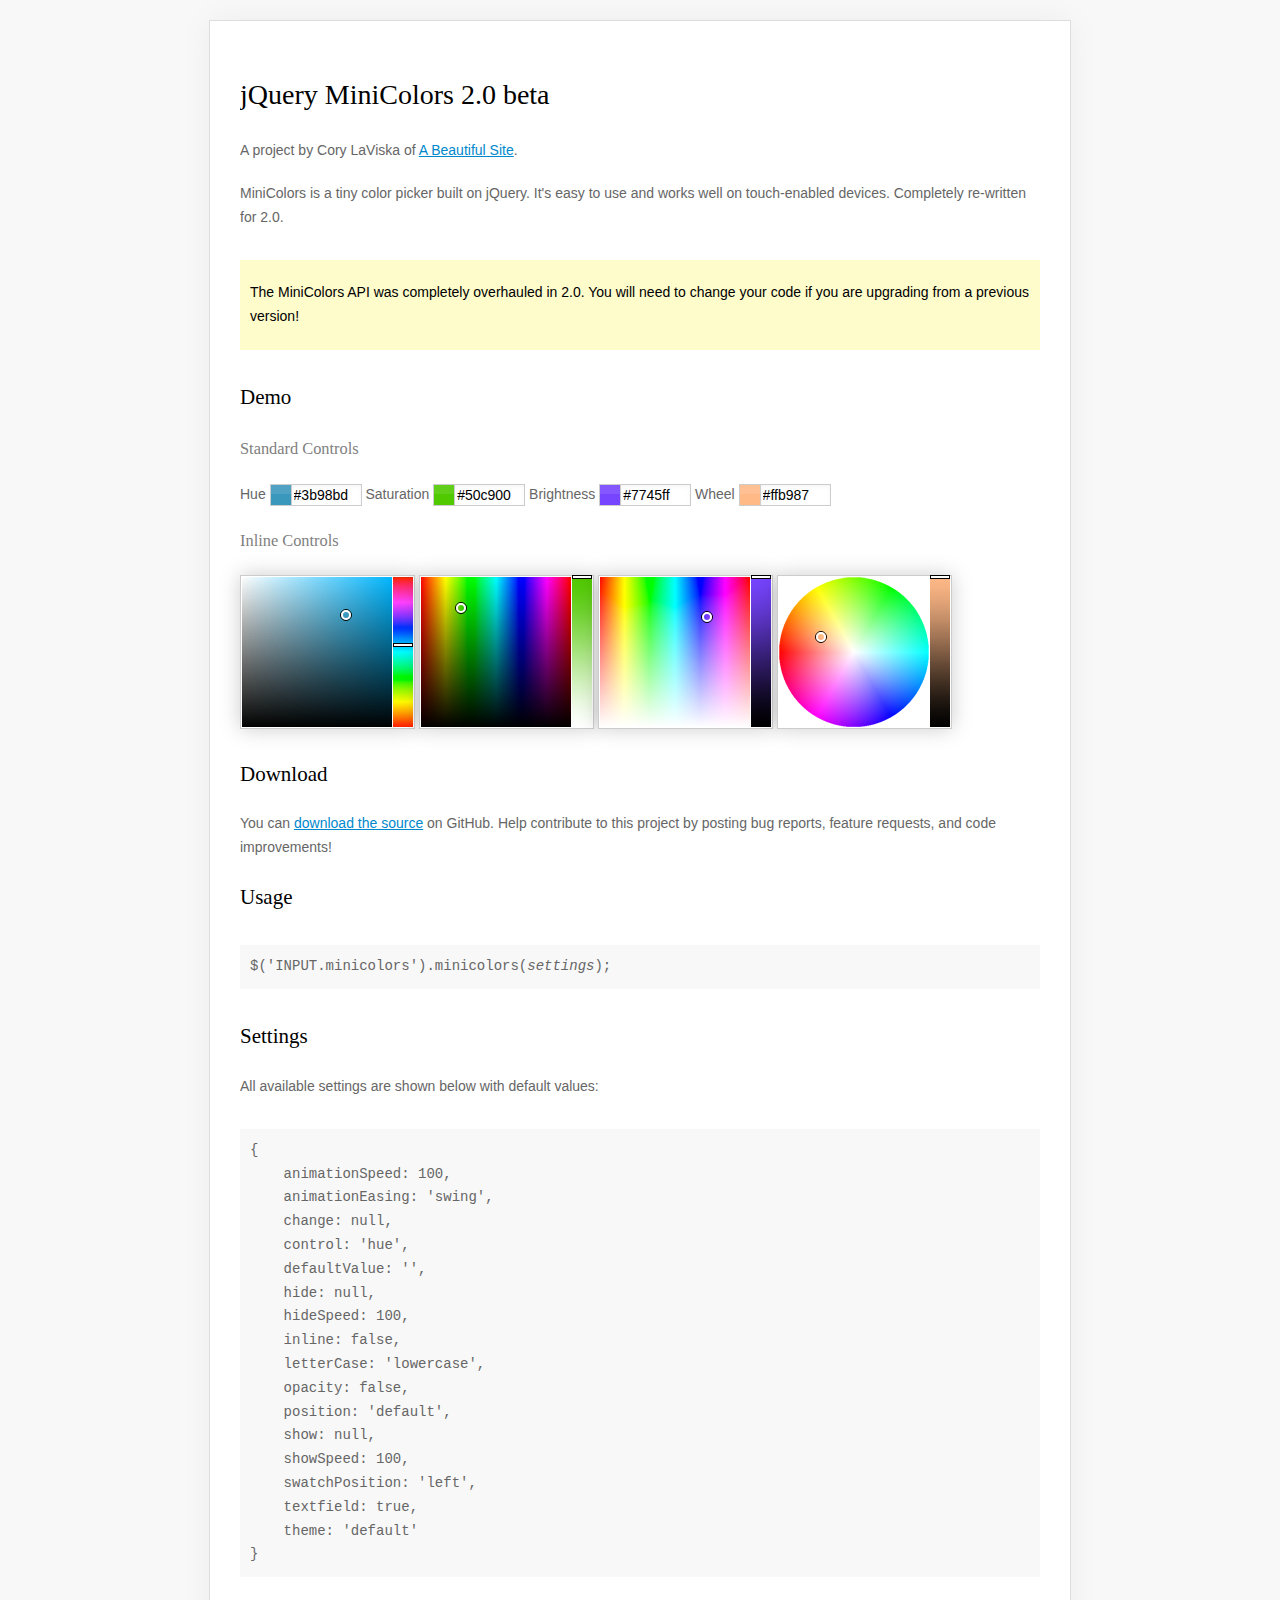
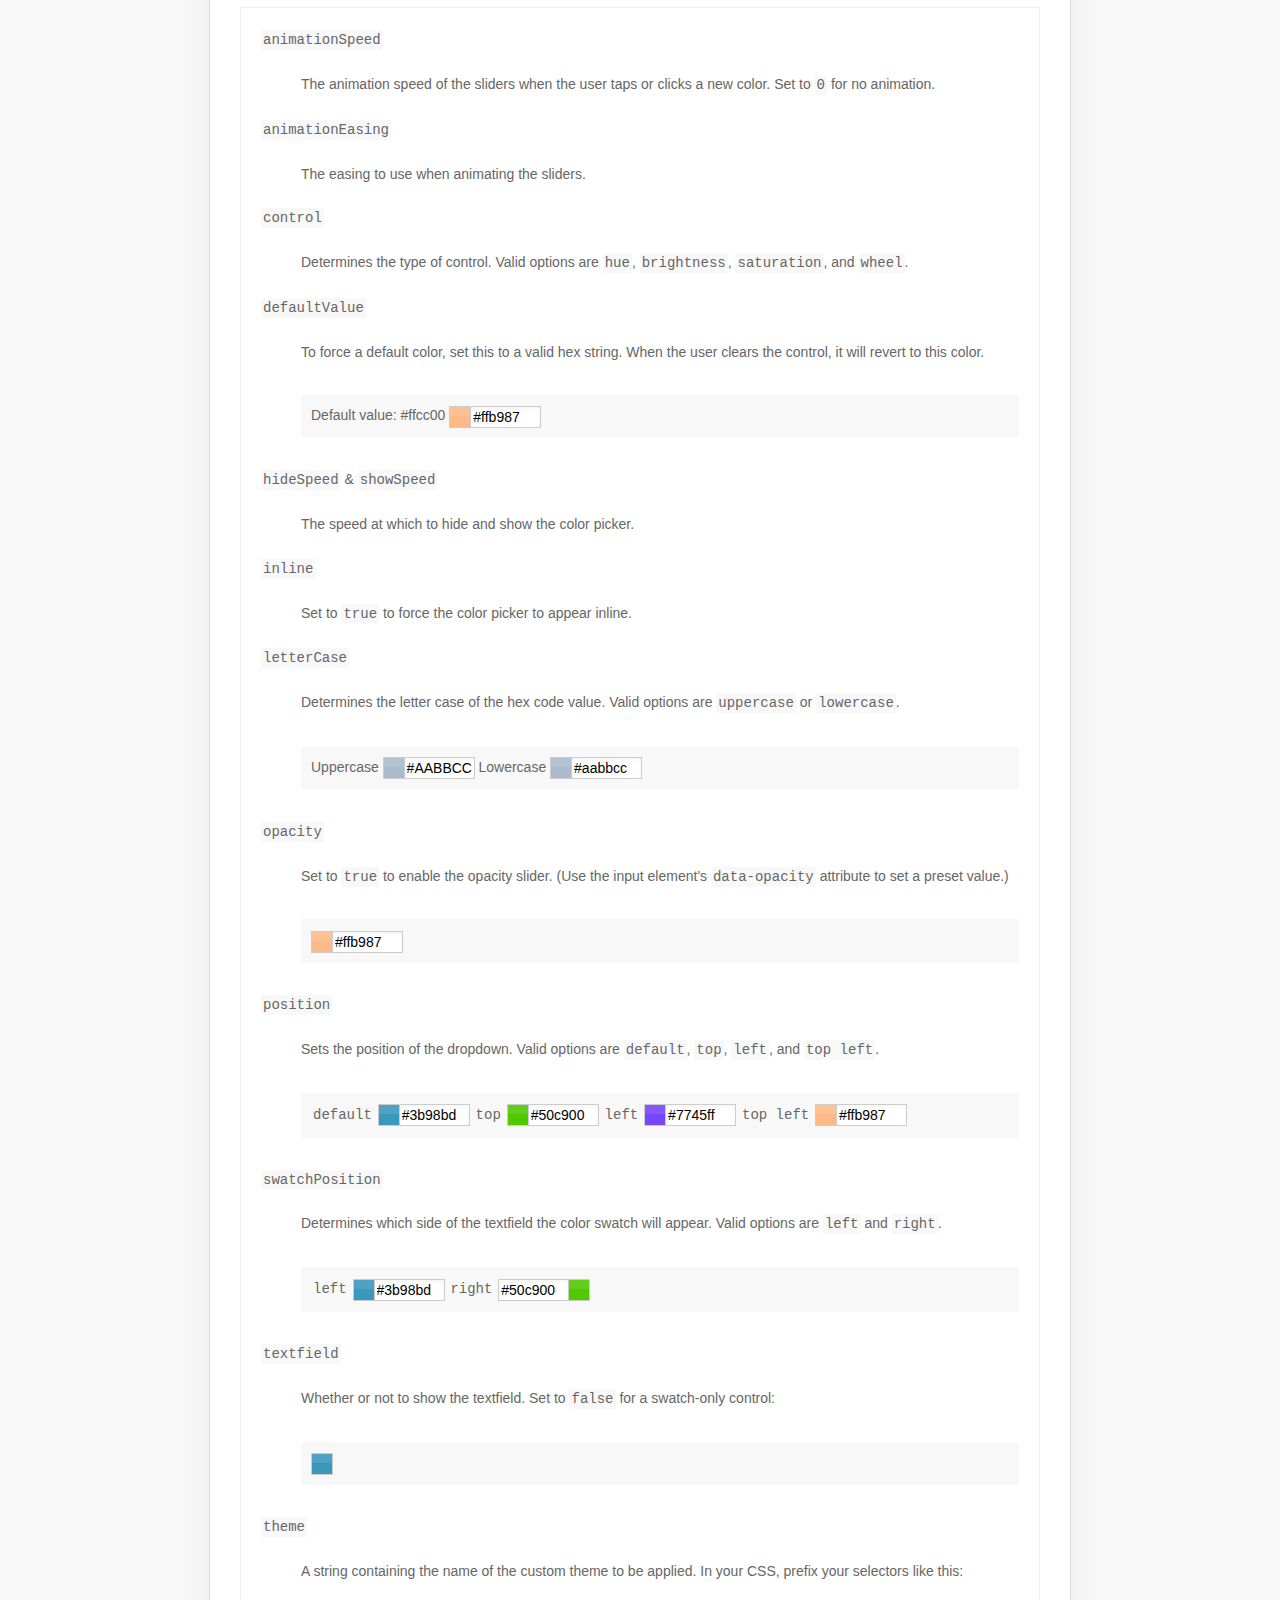
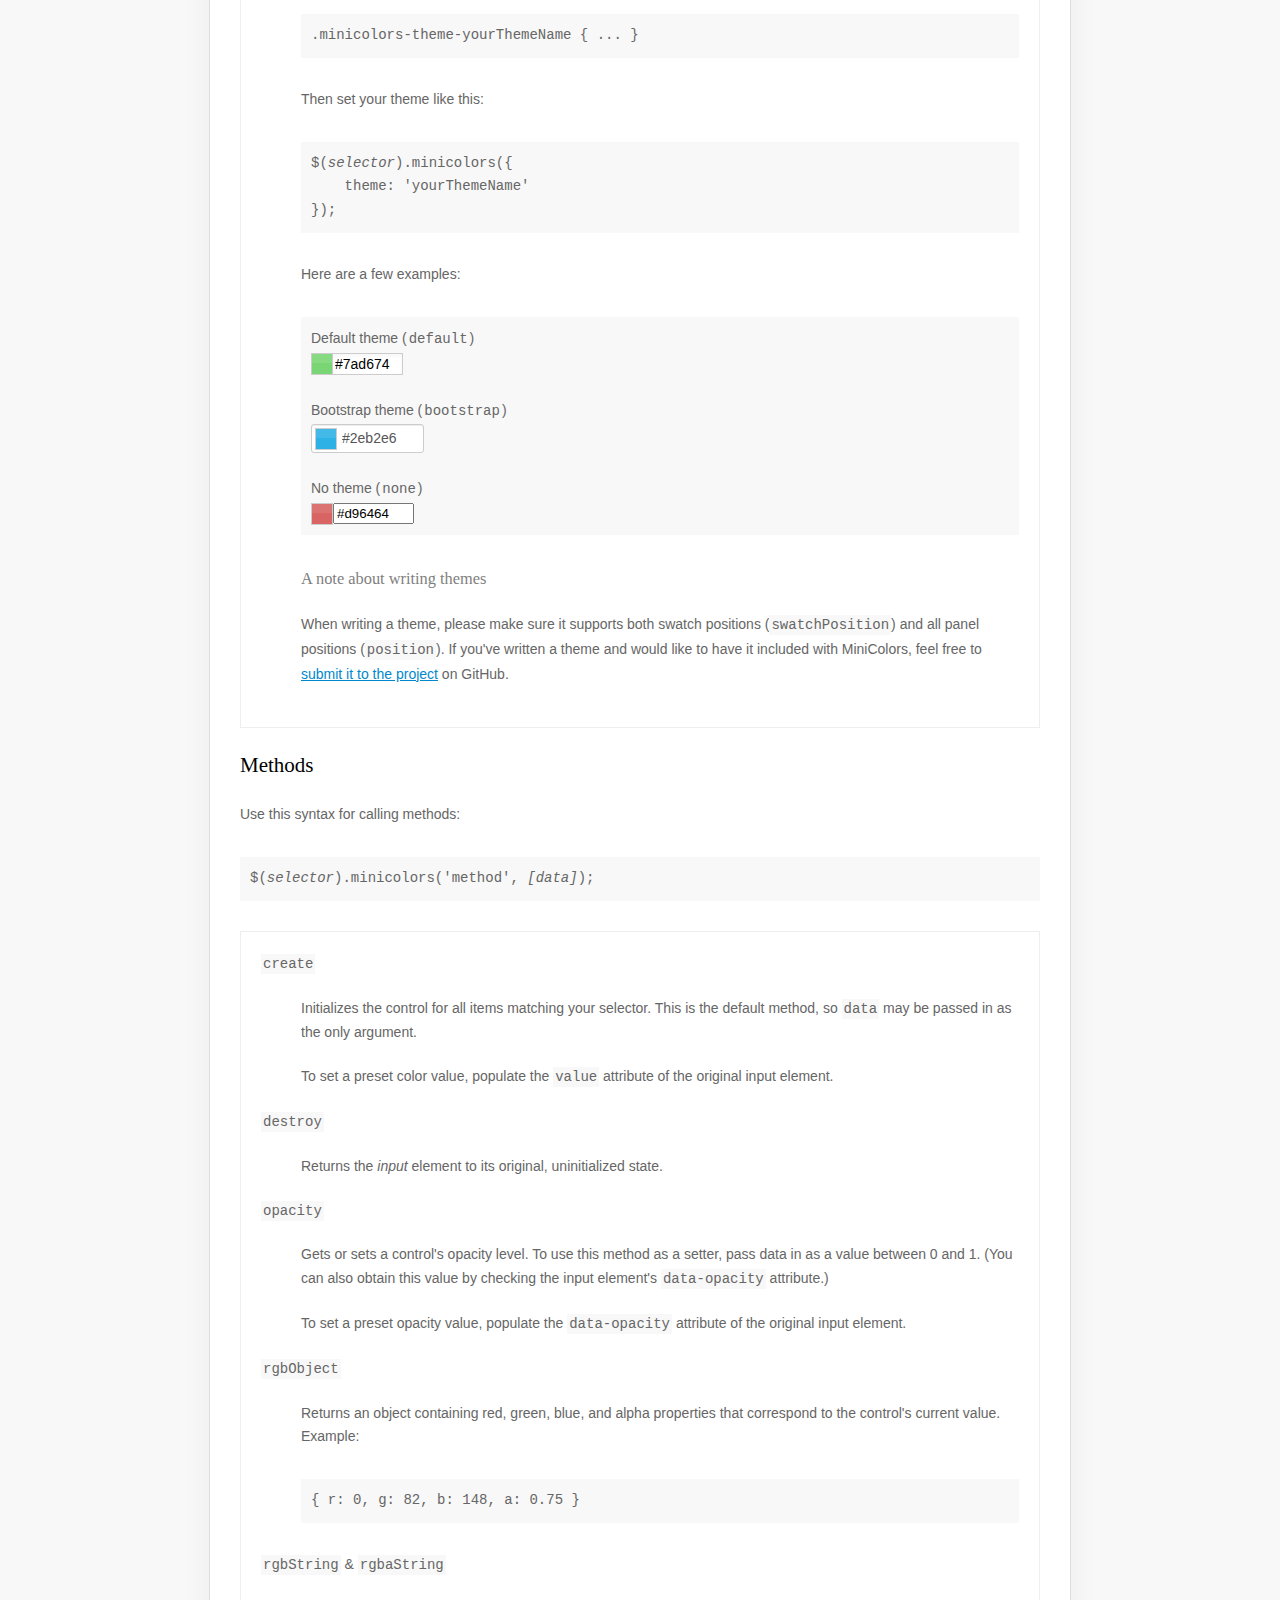
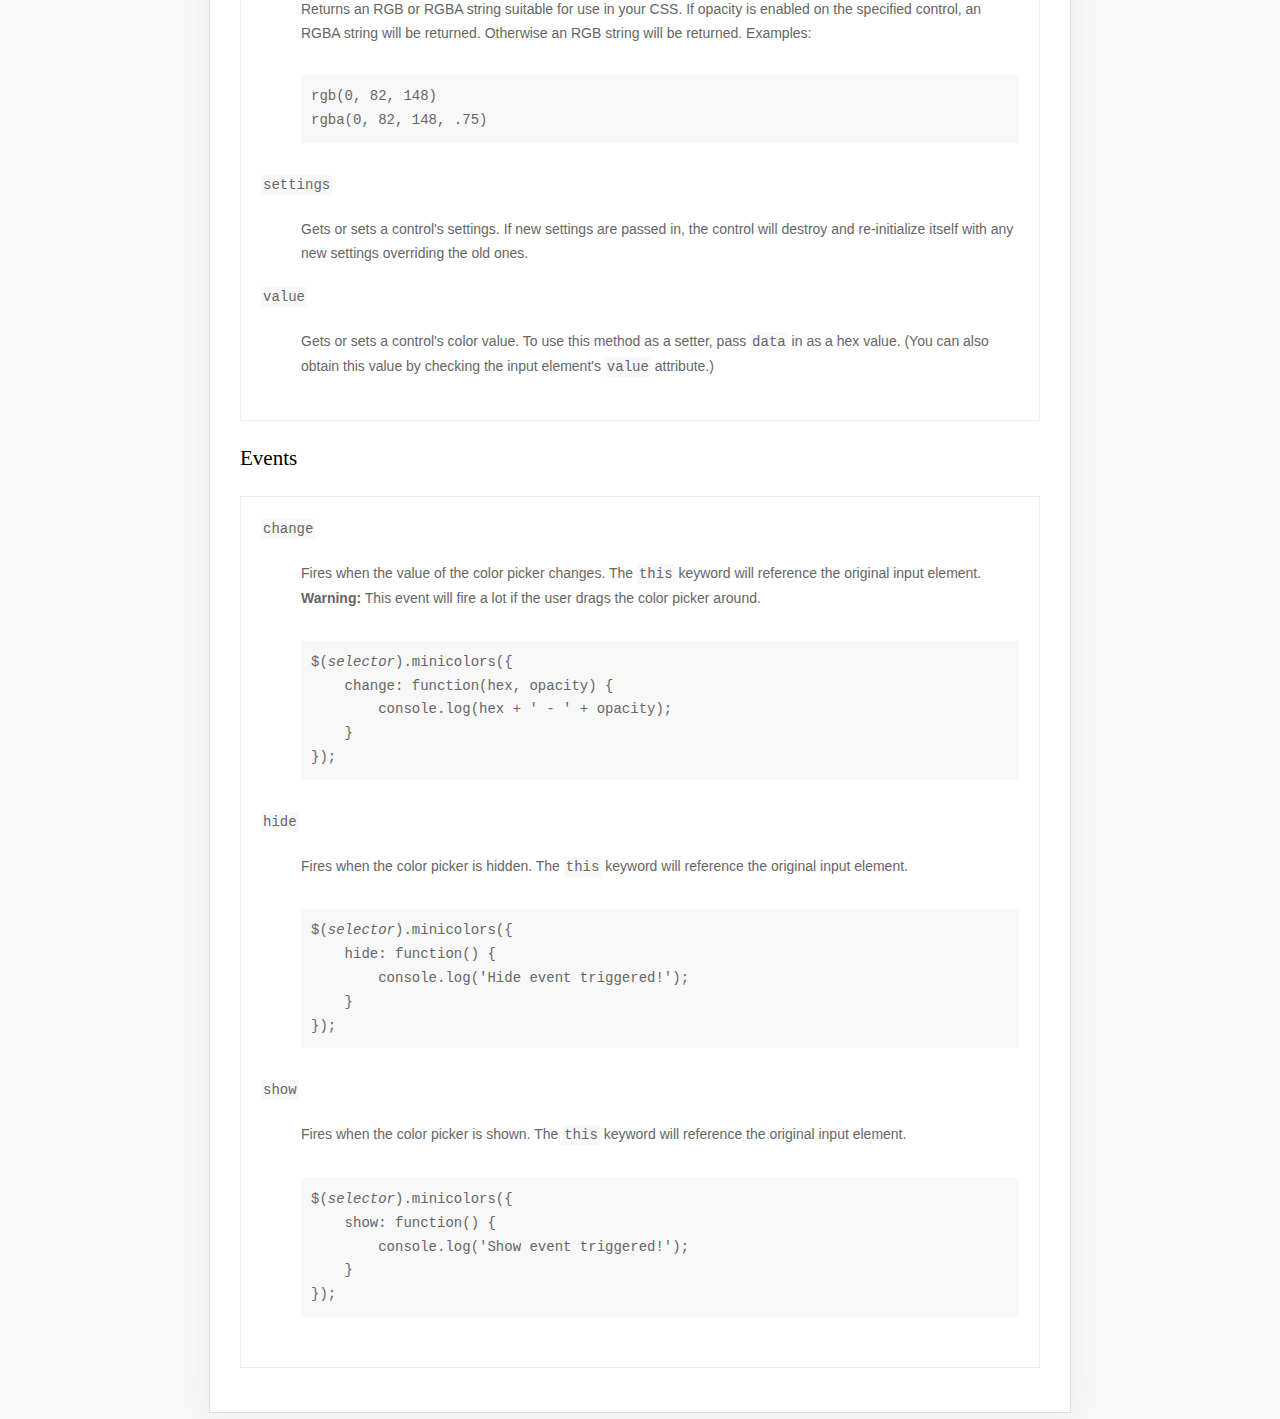
<file: examples/app_resource/www/jquery/jquery-miniColors/index.html>
<!DOCTYPE html>

<html>
<head>
    <title>jQuery MiniColors</title>
    <meta content="A tiny color picker built on jQuery" name="description">
    <meta charset="utf-8">
    <meta content="initial-scale=1.0" name="viewport">
    <link href="jquery.minicolors.css" rel="stylesheet">
    <script src="http://ajax.googleapis.com/ajax/libs/jquery/1.8.3/jquery.min.js"></script>
    <script src="jquery.minicolors.js"></script>
    <style>

        HTML,
        BODY {
            padding: 0;
            margin: 0;
        }
        
        BODY {
            font: 14px sans-serif;
            color: #666;
            line-height: 1.7;
            background: #F8F8F8;
            padding: 0 20px;
            padding-bottom: 32px;
        }
        
        H1, H2, H3 {
            font-family: Georgia, serif;
            font-weight: normal;
            color: black;
            overflow: hidden;
            text-overflow: ellipsis;
        }
        
        H1, H2, H3, P {
            margin: 20px 0;
        }
        
        H3 {
            color: gray;
        }
        
        A {
            color: #08C;
        }
        
        A:hover {
            color: #0BE;
        }
        
        PRE,
        CODE {
            background: #F8F8F8;
            padding: 2px;
        }
        
        PRE {
            overflow: hidden;
            text-overflow: ellipsis;
            padding: 10px;
            margin: 30px 0;
        }
        
        DL {
            border: solid 1px #EEE;
            padding: 20px;
        }
        
        .alert {
            background: #FFFCCC;
            color: black;
            padding: 1px 10px;
            margin: 30px 0;
        }
        
        #main {
            max-width: 800px;
            background: white;
            border: solid 1px #DDD;
            box-shadow: 0 0 30px rgba(0, 0, 0, .05);
            padding: 30px;
            margin: 20px auto;
        }
        
        .example {
            background: #F8F8F8;
            padding: 10px;
            margin: 30px 0;
        }
        
        #console {
            position: fixed;
            left: 0;
            right: 0;
            bottom: 0;
            height: 32px;
            font-family: monospace;
            line-height: 32px;
            text-align: center;
            background: black;
            color: white;
            z-index: 100;
            -moz-transition: all .5s;
            -ms-transition: all .5s;
            -webkit-transition: all .5s;
            transition: all .5s;
            opacity: 0;
        }
        
        #console.busy {
            opacity: .85;
        }
        
    </style>
    <script>

        $(document).ready( function() {
            
            var consoleTimeout;
            
            $('.minicolors').each( function() {
                //
                // Dear reader, it's actually much easier than this to initialize 
                // miniColors. For example:
                //
                //  $(selector).minicolors();
                //
                // The way I've done it below is just to make it easier for me 
                // when developing the plugin. It keeps me sane, but it may not 
                // have the same effect on you!
                //
                $(this).minicolors({
                    control: $(this).attr('data-control') || 'hue',
                    defaultValue: $(this).attr('data-default-value') || '',
                    inline: $(this).hasClass('inline'),
                    letterCase: $(this).hasClass('uppercase') ? 'uppercase' : 'lowercase',
                    opacity: $(this).hasClass('opacity'),
                    position: $(this).attr('data-position') || 'default',
                    styles: $(this).attr('data-style') || '',
                    swatchPosition: $(this).attr('data-swatch-position') || 'left',
                    textfield: !$(this).hasClass('no-textfield'),
                    theme: $(this).attr('data-theme') || 'default',
                    change: function(hex, opacity) {
                        
                        // Generate text to show in console
                        text = hex ? hex : 'transparent';
                        if( opacity ) text += ', ' + opacity;
                        text += ' / ' + $(this).minicolors('rgbaString');
                        
                        // Show text in console; disappear after a few seconds
                        $('#console').text(text).addClass('busy');
                        clearTimeout(consoleTimeout);
                        consoleTimeout = setTimeout( function() {
                            $('#console').removeClass('busy');
                        }, 3000);
                        
                    }
                });
                
            });
            
        });
        
    </script>
</head>

<body>
    <div id="main">
        <h1>jQuery MiniColors 2.0 beta</h1>

        <p>A project by Cory LaViska of <a href="http://www.abeautifulsite.net/">A Beautiful Site</a>.</p>

        <p>MiniColors is a tiny color picker built on jQuery. It's easy to use and works well on touch-enabled devices.
        Completely re-written for 2.0.</p>

        <div class="alert">
            <p>The MiniColors API was completely overhauled in 2.0. You will need to change your code if you are
            upgrading from a previous version!</p>
        </div>

        <h2>Demo</h2>

        <h3>Standard Controls</h3>

        <p>Hue <input class="minicolors" data-default-value="#fc0" type="text" value="#3b98bd"> Saturation
        <input class="minicolors" data-control="saturation" type="text" value="#50c900"> Brightness <input class=
        "minicolors" data-control="brightness" type="text" value="#7745ff"> Wheel <input class="minicolors"
        data-control="wheel" type="text" value="#ffb987"></p>

        <h3>Inline Controls</h3>

        <p><input class="minicolors inline" type="text" value="#3b98bd"> <input class="minicolors inline" data-control=
        "saturation" type="text" value="#50c900"> <input class="minicolors inline" data-control="brightness" type=
        "text" value="#7745ff"> <input class="minicolors inline" data-control="wheel" type="text" value="#ffb987"></p>

        <h2 id="download">Download</h2>

        <p>You can <a href="https://github.com/claviska/jquery-miniColors">download the source</a> on GitHub. Help
        contribute to this project by posting bug reports, feature requests, and code improvements!</p>

        <h2 id="usage">Usage</h2>
        <pre>
$('INPUT.minicolors').minicolors(<em>settings</em>);
</pre>

        <h2 id="settings">Settings</h2>

        <p>All available settings are shown below with default values:</p>
        <pre>
{
    animationSpeed: 100,
    animationEasing: 'swing',
    change: null,
    control: 'hue',
    defaultValue: '',
    hide: null,
    hideSpeed: 100,
    inline: false,
    letterCase: 'lowercase',
    opacity: false,
    position: 'default',
    show: null,
    showSpeed: 100,
    swatchPosition: 'left',
    textfield: true,
    theme: 'default'
}
</pre>

        <dl>
            <dt><code>animationSpeed</code></dt>

            <dd>
                <p>The animation speed of the sliders when the user taps or clicks a new color. Set to <code>0</code>
                for no animation.</p>
            </dd>

            <dt><code>animationEasing</code></dt>

            <dd>
                <p>The easing to use when animating the sliders.</p>
            </dd>

            <dt><code>control</code></dt>

            <dd>
                <p>Determines the type of control. Valid options are <code>hue</code>, <code>brightness</code>,
                <code>saturation</code>, and <code>wheel</code>.</p>
            </dd>

            <dt><code>defaultValue</code></dt>

            <dd>
                <p>To force a default color, set this to a valid hex string. When the user clears the control, it will
                revert to this color.</p>

                <div class="example">
                    Default value: #ffcc00 <input class="minicolors" data-default-value="#ffcc00" type="text" value=
                    "#ffb987">
                </div>
            </dd>

            <dt><code>hideSpeed</code> &amp; <code>showSpeed</code></dt>

            <dd>
                <p>The speed at which to hide and show the color picker.</p>
            </dd>

            <dt><code>inline</code></dt>

            <dd>
                <p>Set to <code>true</code> to force the color picker to appear inline.</p>
            </dd>

            <dt><code>letterCase</code></dt>

            <dd>
                <p>Determines the letter case of the hex code value. Valid options are <code>uppercase</code> or
                <code>lowercase</code>.</p>

                <div class="example">
                    Uppercase <input class="minicolors uppercase" type="text" value="#abc"> Lowercase <input class=
                    "minicolors lowercase" type="text" value="#abc">
                </div>
            </dd>

            <dt><code>opacity</code></dt>

            <dd>
                <p>Set to <code>true</code> to enable the opacity slider. (Use the input element's
                <code>data-opacity</code> attribute to set a preset value.)</p>

                <div class="example">
                    <input class="minicolors opacity" type="text" value="#ffb987">
                </div>
            </dd>

            <dt><code>position</code></dt>

            <dd>
                <p>Sets the position of the dropdown. Valid options are <code>default</code>, <code>top</code>,
                <code>left</code>, and <code>top left</code>.</p>

                <div class="example">
                    <code>default</code> <input class="minicolors" data-position="default" type="text" value="#3b98bd">
                    <code>top</code> <input class="minicolors" data-position="top" type="text" value="#50c900">
                    <code>left</code> <input class="minicolors" data-position="left" type="text" value="#7745ff">
                    <code>top left</code> <input class="minicolors" data-position="top left" type="text" value=
                    "#ffb987">
                </div>
            </dd>

            <dt><code>swatchPosition</code></dt>

            <dd>
                <p>Determines which side of the textfield the color swatch will appear. Valid options are
                <code>left</code> and <code>right</code>.</p>

                <div class="example">
                    <code>left</code> <input class="minicolors" data-swatch-position="left" type="text" value=
                    "#3b98bd"> <code>right</code> <input class="minicolors" data-swatch-position="right" type="text"
                    value="#50c900">
                </div>
            </dd>

            <dt><code>textfield</code></dt>

            <dd>
                <p>Whether or not to show the textfield. Set to <code>false</code> for a swatch-only control:</p>

                <div class="example">
                    <input class="minicolors no-textfield" type="text" value="#3b98bd">
                </div>
            </dd>

            <dt><code>theme</code></dt>

            <dd>
                <p>A string containing the name of the custom theme to be applied. In your CSS, prefix your selectors
                like this:</p>
                <pre>
.minicolors-theme-yourThemeName { ... }
</pre>

                <p>Then set your theme like this:</p>
                <pre>
$(<em>selector</em>).minicolors({
    theme: 'yourThemeName'
});
</pre>

                <p>Here are a few examples:</p>

                <div class="example">
                    Default theme (<code>default</code>)<br>
                    <input class="minicolors" type="text" value="#7ad674"><br>
                    <br>
                    Bootstrap theme (<code>bootstrap</code>)<br>
                    <input class="minicolors opacity" data-theme="bootstrap" type="text" value=
                    "#2eb2e6"><br>
                    <br>
                    No theme (<code>none</code>)<br>
                    <input class="minicolors" data-theme="none" type="text" value="#d96464">
                </div>

                <h3>A note about writing themes</h3>

                <p>When writing a theme, please make sure it supports both swatch positions
                (<code>swatchPosition</code>) and all panel positions (<code>position</code>). If you've written a
                theme and would like to have it included with MiniColors, feel free to <a href=
                "https://github.com/claviska/jquery-miniColors/">submit it to the project</a> on GitHub.</p>
            </dd>
        </dl>

        <h2 id="methods">Methods</h2>

        <p>Use this syntax for calling methods:</p>
        <pre>
$(<em>selector</em>).minicolors('method', <em>[data]</em>);
</pre>

        <dl>
            <dt><code>create</code></dt>

            <dd>
                <p>Initializes the control for all items matching your selector. This is the default method, so
                <code>data</code> may be passed in as the only argument.</p>

                <p>To set a preset color value, populate the <code>value</code> attribute of the original input
                element.</p>
            </dd>

            <dt><code>destroy</code></dt>

            <dd>
                <p>Returns the <em>input</em> element to its original, uninitialized state.</p>
            </dd>

            <dt><code>opacity</code></dt>

            <dd>
                <p>Gets or sets a control's opacity level. To use this method as a setter, pass data in as a value
                between 0 and 1. (You can also obtain this value by checking the input element's
                <code>data-opacity</code> attribute.)</p>

                <p>To set a preset opacity value, populate the <code>data-opacity</code> attribute of the original
                input element.</p>
            </dd>

            <dt><code>rgbObject</code></dt>

            <dd>
                <p>Returns an object containing red, green, blue, and alpha properties that correspond to the control's
                current value. Example:</p>
                <pre>
{ r: 0, g: 82, b: 148, a: 0.75 }
</pre>
            </dd>

            <dt><code>rgbString</code> &amp; <code>rgbaString</code></dt>

            <dd>
                <p>Returns an RGB or RGBA string suitable for use in your CSS. If opacity is enabled on the specified
                control, an RGBA string will be returned. Otherwise an RGB string will be returned. Examples:</p>
                <pre>
rgb(0, 82, 148)
rgba(0, 82, 148, .75)
</pre>
            </dd>

            <dt><code>settings</code></dt>

            <dd>
                <p>Gets or sets a control's settings. If new settings are passed in, the control will destroy and
                re-initialize itself with any new settings overriding the old ones.</p>
            </dd>

            <dt><code>value</code></dt>

            <dd>
                <p>Gets or sets a control's color value. To use this method as a setter, pass <code>data</code> in as a
                hex value. (You can also obtain this value by checking the input element's <code>value</code>
                attribute.)</p>
            </dd>
        </dl>

        <h2 id="events">Events</h2>

        <dl>
            <dt><code>change</code></dt>

            <dd>
                <p>Fires when the value of the color picker changes. The <code>this</code> keyword will reference the
                original input element. <strong>Warning:</strong> This event will fire a lot if the user drags the
                color picker around.</p>
                <pre>
$(<em>selector</em>).minicolors({
    change: function(hex, opacity) {
        console.log(hex + ' - ' + opacity);
    }
});
</pre>
            </dd>

            <dt><code>hide</code></dt>

            <dd>
                <p>Fires when the color picker is hidden. The <code>this</code> keyword will reference the original
                input element.</p>
                <pre>
$(<em>selector</em>).minicolors({
    hide: function() {
        console.log('Hide event triggered!');
    }
});
</pre>
            </dd>

            <dt><code>show</code></dt>

            <dd>
                <p>Fires when the color picker is shown. The <code>this</code> keyword will reference the original
                input element.</p>
                <pre>
$(<em>selector</em>).minicolors({
    show: function() {
        console.log('Show event triggered!');
    }
});
</pre>
            </dd>
        </dl>
    </div>

    <div id="console"></div>
</body>
</html>
</file>
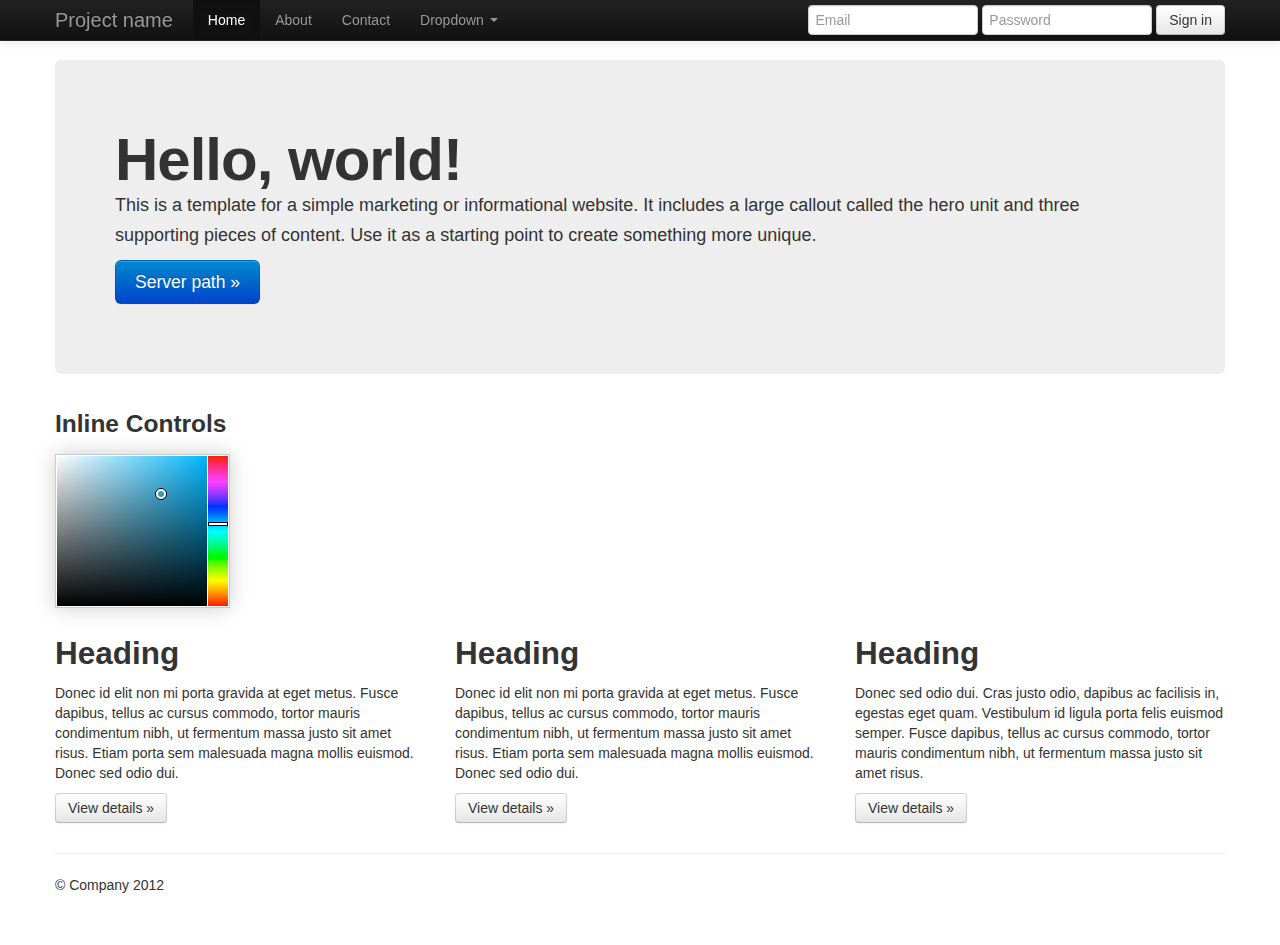
<file: examples/app_resource/www/hero.html>
<!DOCTYPE html>
<html lang="en">
  <head>
    <meta charset="utf-8">
    <title>Bootstrap, from Twitter</title>
    <meta name="viewport" content="width=device-width, initial-scale=1.0, user-scalable=0">
    <meta name="description" content="">
    <meta name="author" content="">

    <!-- Le styles -->
    <link href="bootstrap/css/bootstrap.css" rel="stylesheet">
    <style type="text/css">
      body {
        padding-top: 60px;
        padding-bottom: 40px;
        -moz-user-select:none;
        -webkit-user-select:none;
      }
    </style>
    <link href="bootstrap/css/bootstrap-responsive.css" rel="stylesheet">
    <link href="jquery/jquery-miniColors/jquery.minicolors.css" rel="stylesheet">

    <!-- HTML5 shim, for IE6-8 support of HTML5 elements -->
    <!--[if lt IE 9]>
      <script src="http://html5shim.googlecode.com/svn/trunk/html5.js"></script>
    <![endif]-->

    <!-- Fav and touch icons -->
    <link rel="apple-touch-icon-precomposed" sizes="144x144" href="../assets/ico/apple-touch-icon-144-precomposed.png">
    <link rel="apple-touch-icon-precomposed" sizes="114x114" href="../assets/ico/apple-touch-icon-114-precomposed.png">
      <link rel="apple-touch-icon-precomposed" sizes="72x72" href="../assets/ico/apple-touch-icon-72-precomposed.png">
                    <link rel="apple-touch-icon-precomposed" href="../assets/ico/apple-touch-icon-57-precomposed.png">
                                   <link rel="shortcut icon" href="../assets/ico/favicon.png">
  </head>

  <body>

    <div class="navbar navbar-inverse navbar-fixed-top">
      <div class="navbar-inner">
        <div class="container">
          <a class="btn btn-navbar" data-toggle="collapse" data-target=".nav-collapse">
            <span class="icon-bar"></span>
            <span class="icon-bar"></span>
            <span class="icon-bar"></span>
          </a>
          <a class="brand" href="#">Project name</a>
          <div class="nav-collapse collapse">
            <ul class="nav">
              <li class="active"><a href="#">Home</a></li>
              <li><a href="#about">About</a></li>
              <li><a href="#contact">Contact</a></li>
              <li class="dropdown">
                <a href="#" class="dropdown-toggle" data-toggle="dropdown">Dropdown <b class="caret"></b></a>
                <ul class="dropdown-menu">
                  <li><a href="#">Action</a></li>
                  <li><a href="#">Another action</a></li>
                  <li><a href="#">Something else here</a></li>
                  <li class="divider"></li>
                  <li class="nav-header">Nav header</li>
                  <li><a href="#">Separated link</a></li>
                  <li><a href="#">One more separated link</a></li>
                </ul>
              </li>
            </ul>
            <form class="navbar-form pull-right">
              <input class="span2" type="text" placeholder="Email">
              <input class="span2" type="password" placeholder="Password">
              <button type="submit" class="btn">Sign in</button>
            </form>
          </div><!--/.nav-collapse -->
        </div>
      </div>
    </div>

    <div class="container">

      <!-- Main hero unit for a primary marketing message or call to action -->
      <div class="hero-unit">
        <h1>Hello, world!</h1>
        <p id="path">This is a template for a simple marketing or informational website. It includes a large callout called the hero unit and three supporting pieces of content. Use it as a starting point to create something more unique.</p>
        <p><div id="btn_serverpath" class="btn btn-large btn-primary">Server path &raquo;</div></p>
      </div>

      <h3>Inline Controls</h3>
      <p><input id="colorpicker" class="inline" type="text" value="#3b98bd"></p>

      <!-- Example row of columns -->
      <div class="row">
        <div class="span4">
          <h2>Heading</h2>
          <p>Donec id elit non mi porta gravida at eget metus. Fusce dapibus, tellus ac cursus commodo, tortor mauris condimentum nibh, ut fermentum massa justo sit amet risus. Etiam porta sem malesuada magna mollis euismod. Donec sed odio dui. </p>
          <p><a class="btn" href="#">View details &raquo;</a></p>
        </div>
        <div class="span4">
          <h2>Heading</h2>
          <p>Donec id elit non mi porta gravida at eget metus. Fusce dapibus, tellus ac cursus commodo, tortor mauris condimentum nibh, ut fermentum massa justo sit amet risus. Etiam porta sem malesuada magna mollis euismod. Donec sed odio dui. </p>
          <p><a class="btn" href="#">View details &raquo;</a></p>
       </div>
        <div class="span4">
          <h2>Heading</h2>
          <p>Donec sed odio dui. Cras justo odio, dapibus ac facilisis in, egestas eget quam. Vestibulum id ligula porta felis euismod semper. Fusce dapibus, tellus ac cursus commodo, tortor mauris condimentum nibh, ut fermentum massa justo sit amet risus.</p>
          <p><a class="btn" href="#">View details &raquo;</a></p>
        </div>
      </div>

      <hr>

      <footer>
        <p>&copy; Company 2012</p>
      </footer>

    </div> <!-- /container -->


    <!-- Le javascript
    ================================================== -->
    <!-- Placed at the end of the document so the pages load faster -->
    <script src="jquery/jquery-1.9.0.min.js"></script>
    <script src="bootstrap/js/bootstrap.min.js"></script>
    <script src="jquery/jquery-miniColors/jquery.minicolors.js"></script>
    <script src="hero.js"></script>
  </body>
</html>
</file>
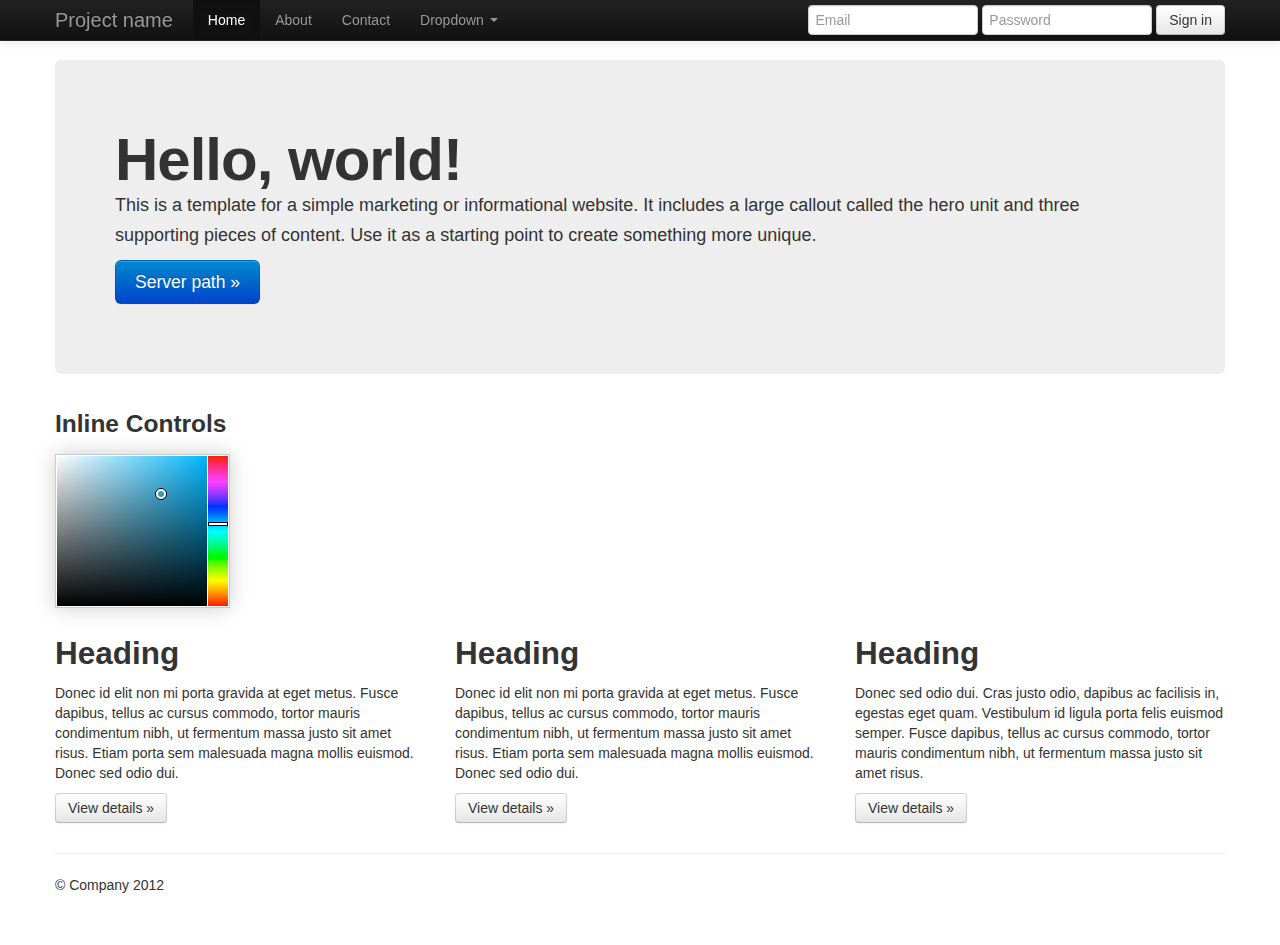
<file: examples/app_resource/www/m_hero.html>
<!DOCTYPE html>
<html lang="en">
  <head>
    <meta charset="utf-8">
    <title>Bootstrap, from Twitter</title>
    <meta name="viewport" content="width=device-width, initial-scale=1.0, user-scalable=0">
    <meta name="description" content="">
    <meta name="author" content="">

    <!-- Le styles -->
    <link href="bootstrap/css/bootstrap-mobile.css" rel="stylesheet">
    <style type="text/css">
      body {
        padding-top: 60px;
        padding-bottom: 40px;
        -moz-user-select:none;
        -webkit-user-select:none;
        background-color:rgba(0,0,0,0);
      }
    </style>
    <link href="bootstrap/css/bootstrap-responsive.css" rel="stylesheet">
    <link href="jquery/jquery-miniColors/jquery.minicolors.css" rel="stylesheet">

    <!-- HTML5 shim, for IE6-8 support of HTML5 elements -->
    <!--[if lt IE 9]>
      <script src="http://html5shim.googlecode.com/svn/trunk/html5.js"></script>
    <![endif]-->

    <!-- Fav and touch icons -->
    <link rel="apple-touch-icon-precomposed" sizes="144x144" href="../assets/ico/apple-touch-icon-144-precomposed.png">
    <link rel="apple-touch-icon-precomposed" sizes="114x114" href="../assets/ico/apple-touch-icon-114-precomposed.png">
      <link rel="apple-touch-icon-precomposed" sizes="72x72" href="../assets/ico/apple-touch-icon-72-precomposed.png">
                    <link rel="apple-touch-icon-precomposed" href="../assets/ico/apple-touch-icon-57-precomposed.png">
                                   <link rel="shortcut icon" href="../assets/ico/favicon.png">
  </head>

  <body>

    <div class="navbar navbar-inverse navbar-fixed-top">
      <div class="navbar-inner">
        <div class="container">
          <a class="btn btn-navbar" data-toggle="collapse" data-target=".nav-collapse">
            <span class="icon-bar"></span>
            <span class="icon-bar"></span>
            <span class="icon-bar"></span>
          </a>
          <a class="brand" href="#">Project name</a>
          <div class="nav-collapse collapse">
            <ul class="nav">
              <li class="active"><a href="#">Home</a></li>
              <li><a href="#about">About</a></li>
              <li><a href="#contact">Contact</a></li>
              <li class="dropdown">
                <a href="#" class="dropdown-toggle" data-toggle="dropdown">Dropdown <b class="caret"></b></a>
                <ul class="dropdown-menu">
                  <li><a href="#">Action</a></li>
                  <li><a href="#">Another action</a></li>
                  <li><a href="#">Something else here</a></li>
                  <li class="divider"></li>
                  <li class="nav-header">Nav header</li>
                  <li><a href="#">Separated link</a></li>
                  <li><a href="#">One more separated link</a></li>
                </ul>
              </li>
            </ul>
            <form class="navbar-form pull-right">
              <input class="span2" type="text" placeholder="Email">
              <input class="span2" type="password" placeholder="Password">
              <button type="submit" class="btn">Sign in</button>
            </form>
          </div><!--/.nav-collapse -->
        </div>
      </div>
    </div>

    <div class="container">

      <!-- Main hero unit for a primary marketing message or call to action -->
      <div class="hero-unit">
        <h1>Hello, world!</h1>
        <p id="path">This is a template for a simple marketing or informational website. It includes a large callout called the hero unit and three supporting pieces of content. Use it as a starting point to create something more unique.</p>
        <p><div id="btn_serverpath" class="btn btn-large btn-primary">Server path &raquo;</div></p>
      </div>

      <h3>Inline Controls</h3>
      <p><input id="colorpicker" class="minicolors inline" type="text" value="#3b98bd"></p>

      <!-- Example row of columns -->
      <div class="row">
        <div class="span4">
          <h2>Heading</h2>
          <p>Donec id elit non mi porta gravida at eget metus. Fusce dapibus, tellus ac cursus commodo, tortor mauris condimentum nibh, ut fermentum massa justo sit amet risus. Etiam porta sem malesuada magna mollis euismod. Donec sed odio dui. </p>
          <p><a class="btn" href="#">View details &raquo;</a></p>
        </div>
        <div class="span4">
          <h2>Heading</h2>
          <p>Donec id elit non mi porta gravida at eget metus. Fusce dapibus, tellus ac cursus commodo, tortor mauris condimentum nibh, ut fermentum massa justo sit amet risus. Etiam porta sem malesuada magna mollis euismod. Donec sed odio dui. </p>
          <p><a class="btn" href="#">View details &raquo;</a></p>
       </div>
        <div class="span4">
          <h2>Heading</h2>
          <p>Donec sed odio dui. Cras justo odio, dapibus ac facilisis in, egestas eget quam. Vestibulum id ligula porta felis euismod semper. Fusce dapibus, tellus ac cursus commodo, tortor mauris condimentum nibh, ut fermentum massa justo sit amet risus.</p>
          <p><a class="btn" href="#">View details &raquo;</a></p>
        </div>
      </div>

      <hr>

      <footer>
        <p>&copy; Company 2012</p>
      </footer>

    </div> <!-- /container -->

    <!-- Le javascript
    ================================================== -->
    <!-- Placed at the end of the document so the pages load faster -->
    <script src="jquery/jquery-1.9.0.min.js"></script>
    <script src="bootstrap/js/bootstrap.min.js"></script>
    <script src="jquery/jquery-miniColors/jquery.minicolors.js"></script>
    <script src="m_hero.js"></script>
  </body>
</html>
</file>
